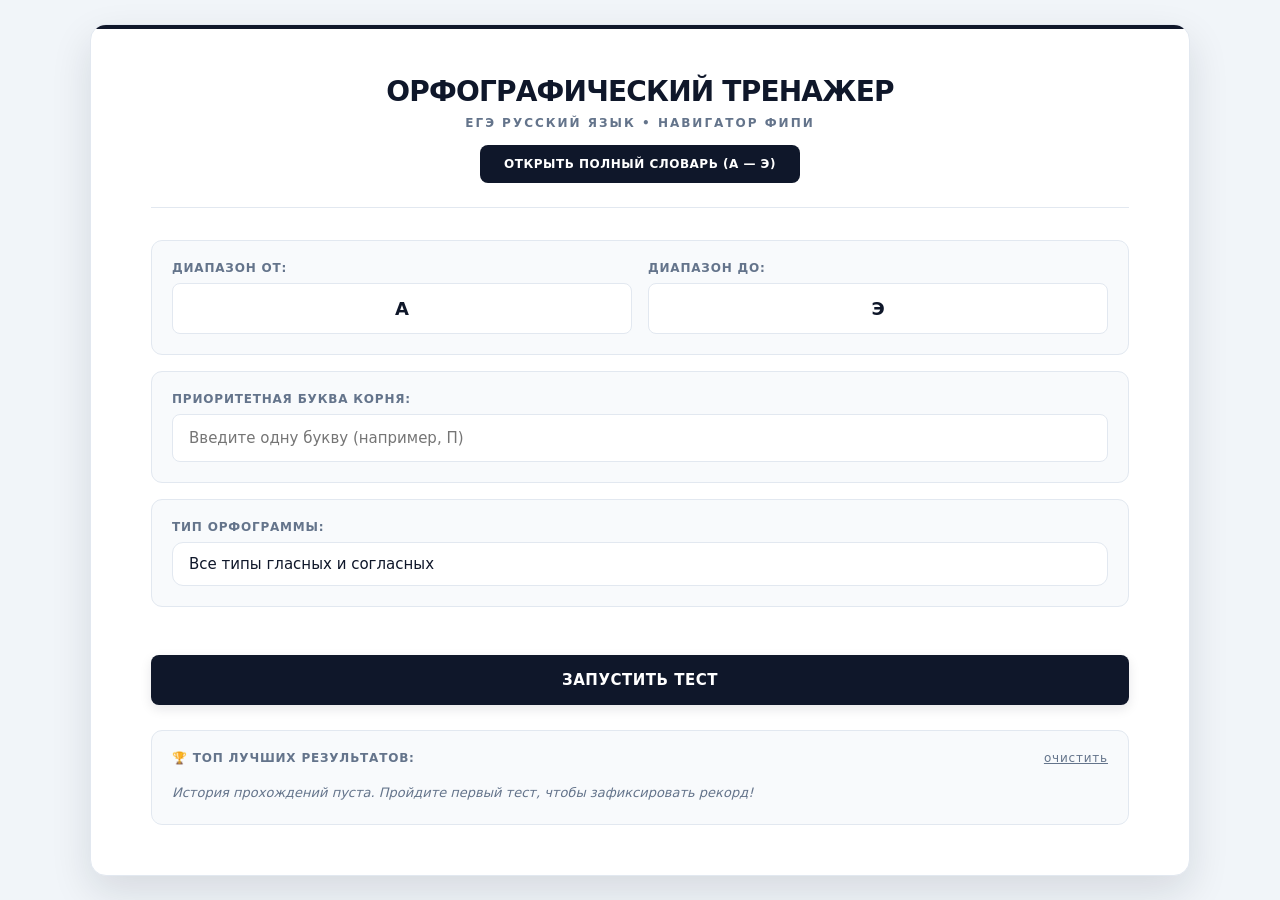
<file: index.html>
<!doctype html>
<html lang="ru">
    <head>
        <meta charset="UTF-8" />
        <meta
            name="viewport"
            content="width=device-width, initial-scale=1.0, maximum-scale=1.0, user-scalable=no"
        />
        <title>Орфографический тренажер ЕГЭ: Premium Strict</title>
        <link rel="stylesheet" href="style.css" />
    </head>
    <body>
        <div class="app-container" id="main-container">
            <div class="top-decorative-line"></div>

            <div class="brand-header">
                <h1>Орфографический тренажер</h1>
                <div class="subtitle">ЕГЭ Русский язык • Навигатор ФИПИ</div>
                <a
                    href="dictionary.html"
                    class="btn btn-dark"
                    style="
                        margin-top: 15px;
                        display: inline-block;
                        width: auto;
                        font-size: 12px;
                        padding: 12px 24px;
                        text-decoration: none;
                    "
                    >Открыть полный словарь (А — Э)</a
                >
            </div>

            <!-- ЭКРАН 1: Настройки сессии -->
            <div id="start-screen" class="screen">
                <div class="config-panel">
                    <div class="panel-section">
                        <div class="config-row">
                            <div class="config-group">
                                <label for="filter-from">Диапазон от:</label>
                                <input
                                    type="text"
                                    id="filter-from"
                                    class="form-control text-center"
                                    placeholder="А"
                                    maxlength="1"
                                    value="а"
                                />
                            </div>
                            <div class="config-group">
                                <label for="filter-to">Диапазон до:</label>
                                <input
                                    type="text"
                                    id="filter-to"
                                    class="form-control text-center"
                                    placeholder="П"
                                    maxlength="1"
                                    value="э"
                                />
                            </div>
                        </div>
                    </div>

                    <div class="panel-section">
                        <div class="config-group">
                            <label for="filter-priority"
                                >Приоритетная буква корня:</label
                            >
                            <input
                                type="text"
                                id="filter-priority"
                                class="form-control"
                                placeholder="Введите одну букву (например, П)"
                                maxlength="1"
                            />
                        </div>
                    </div>

                    <div class="panel-section">
                        <div class="config-group">
                            <label for="filter-type">Тип орфограммы:</label>
                            <div class="custom-select-wrapper">
                                <select id="filter-type" class="form-control">
                                    <option value="any">
                                        Все типы гласных и согласных
                                    </option>
                                    <option value="о-а">Пропуски О / А</option>
                                    <option value="е-и">Пропуски Е / И</option>
                                    <option value="double">
                                        Удвоенные буквы
                                    </option>
                                    <option value="sh">
                                        Шипящие и исключения (ЖЮ/ШЮ/О/Ё)
                                    </option>
                                </select>
                            </div>
                        </div>
                    </div>
                </div>

                <button class="btn btn-primary" onclick="generateSession()">
                    Запустить тест
                </button>

                <!-- НОВЫЙ БЛОК: Таблица лучших прохождений -->
                <div class="panel-section" style="margin-top: 25px">
                    <div class="config-group">
                        <label
                            style="
                                margin-bottom: 8px;
                                display: flex;
                                justify-content: space-between;
                                align-items: center;
                            "
                        >
                            <span>🏆 Топ лучших результатов:</span>
                            <span
                                style="
                                    cursor: pointer;
                                    text-transform: none;
                                    font-weight: normal;
                                    text-decoration: underline;
                                "
                                onclick="clearLeaderboard()"
                                >очистить</span
                            >
                        </label>
                        <div id="leaderboard-container">
                            <!-- Сюда leaderboard.js вставит список лучших результатов -->
                        </div>
                    </div>
                </div>
            </div>

            <!-- ЭКРАН 2: Игровой процесс -->
            <div id="game-screen" class="screen hidden">
                <div class="top-meta-row">
                    <div class="stat-badge">
                        Баллы: <span id="score-points">0</span>
                    </div>
                    <div class="stat-badge error-badge">
                        <span>Жизни:</span>
                        <div class="lives-container" id="lives-container"></div>
                    </div>
                </div>

                <div class="timeline-container">
                    <div id="timeline-indicator" class="timeline-bar"></div>
                </div>

                <div class="game-layout">
                    <div class="side-column">
                        <div class="drop-zone" id="zone-0"></div>
                        <div class="drop-zone" id="zone-1"></div>
                    </div>

                    <div class="center-column">
                        <div class="source-zone" id="source-container">
                            <div id="draggable-word" class="word-card"></div>
                        </div>
                        <div id="context-display" class="context-box"></div>
                    </div>

                    <div class="side-column">
                        <div class="drop-zone" id="zone-2"></div>
                        <div class="drop-zone" id="zone-3"></div>
                    </div>
                </div>

                <div id="feedback-modal" class="modal hidden">
                    <div class="modal-content">
                        <div id="modal-status"></div>
                        <div id="modal-text"></div>
                        <div id="modal-rule" class="rule-text"></div>
                        <button
                            id="next-btn"
                            class="btn btn-dark"
                            onclick="nextQuestion()"
                        >
                            Продолжить
                        </button>
                    </div>
                </div>
            </div>

            <!-- ЭКРАН 3: Итоги -->
            <div id="result-screen" class="screen hidden">
                <h2 id="result-title">Тест завершен</h2>
                <p class="final-score-text" style="font-size: 18px">
                    Итоговый счет:
                    <strong id="final-points" style="font-size: 24px">0</strong>
                    баллов
                </p>

                <div id="analytics-section" class="hidden">
                    <h4 class="error-heading">
                        Рекомендуем повторить (Ошибки и задержки мышления):
                    </h4>
                    <div class="results-list" id="analytics-list"></div>
                </div>

                <button
                    class="btn btn-primary"
                    style="margin-top: 25px"
                    onclick="backToMenu()"
                >
                    Вернуться в меню
                </button>
            </div>
        </div>

        <script src="words.js"></script>
        <script src="leaderboard.js"></script>
        <!-- Подключается строго перед app.js -->
        <script src="app.js"></script>
    </body>
</html>
</file>
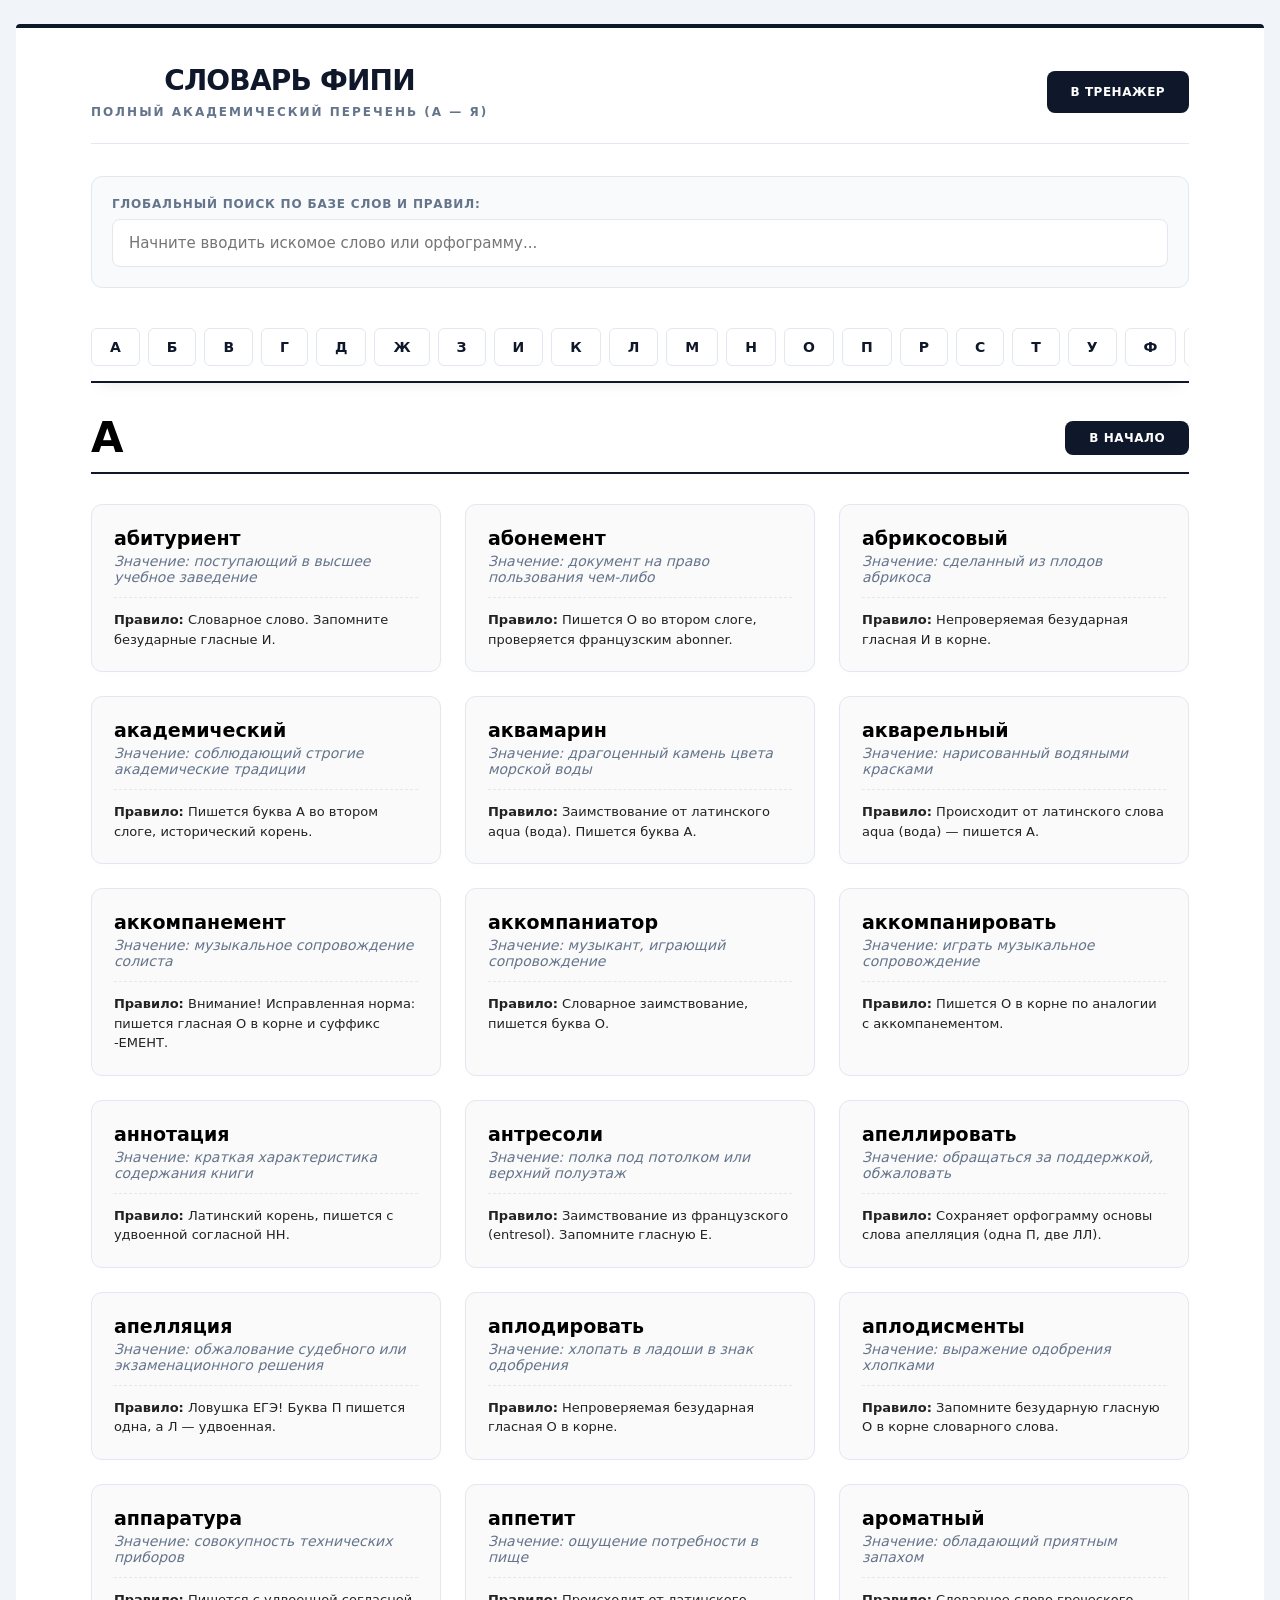
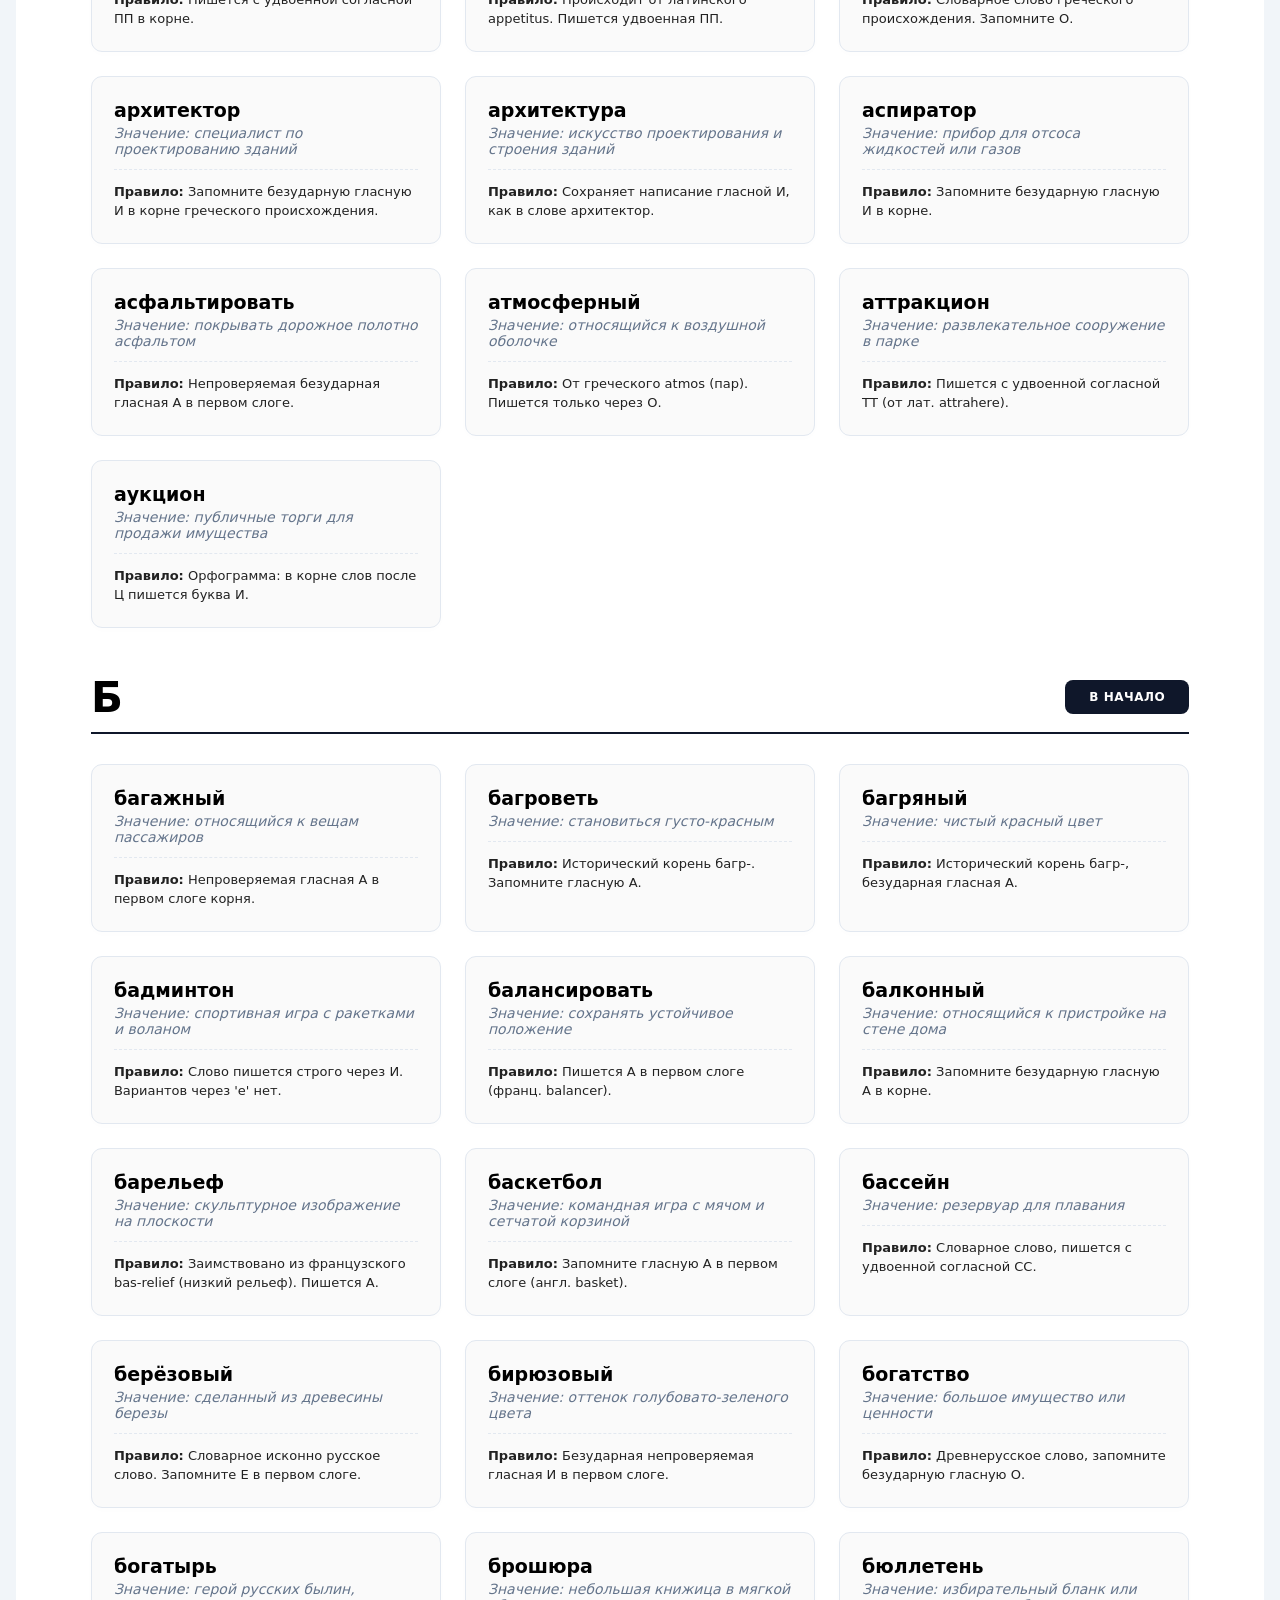
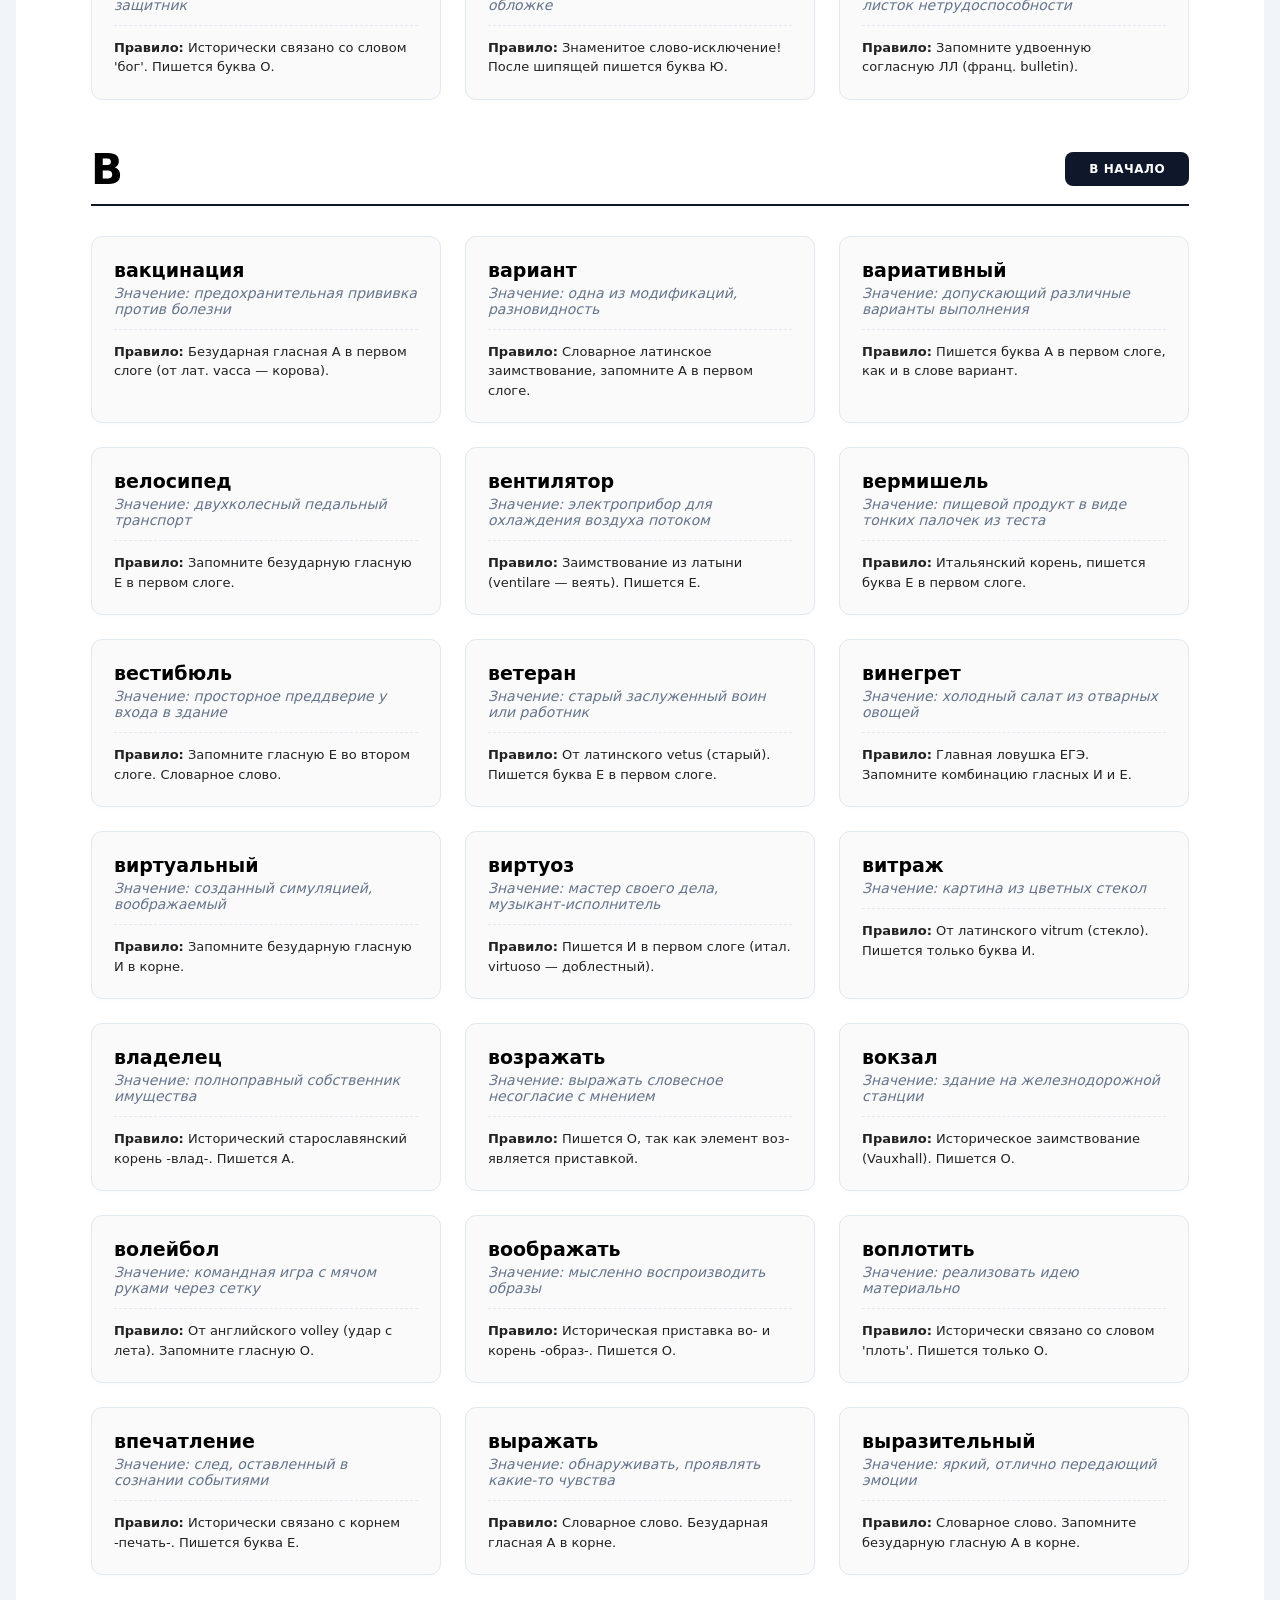
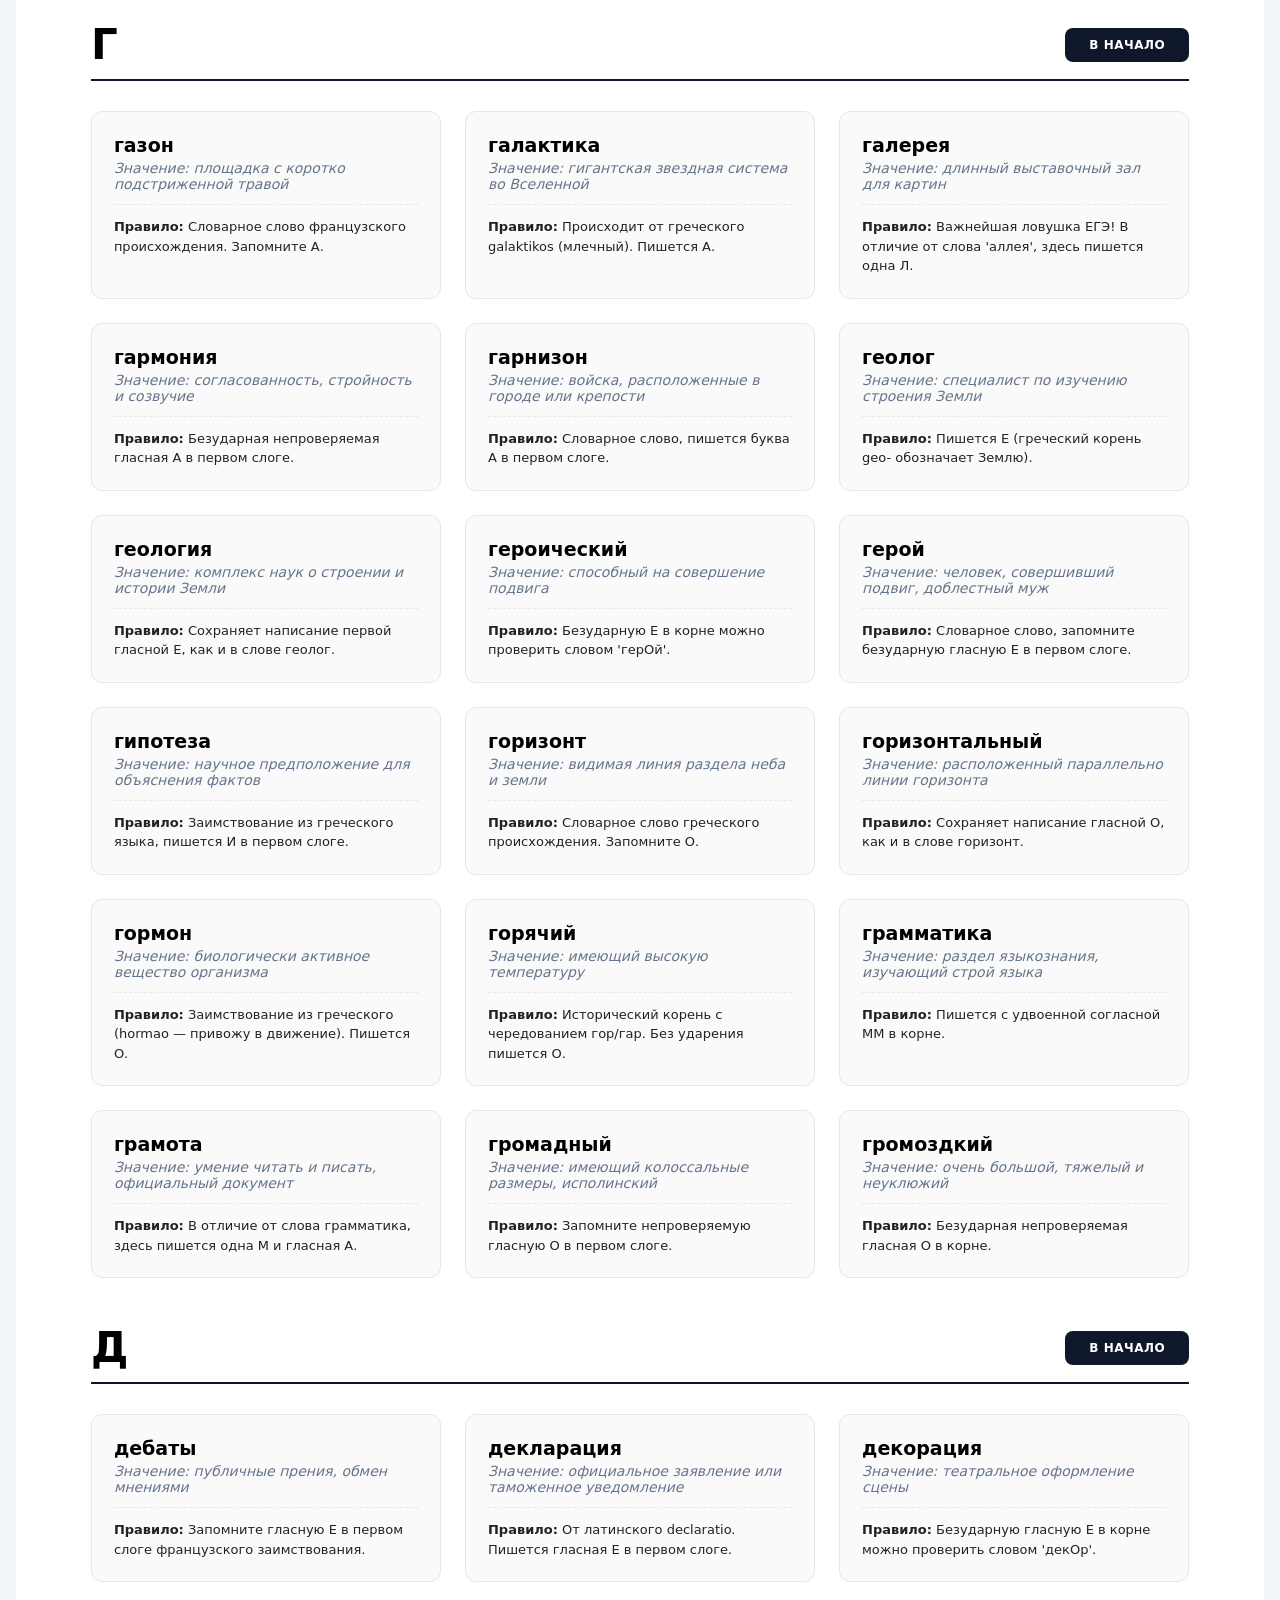
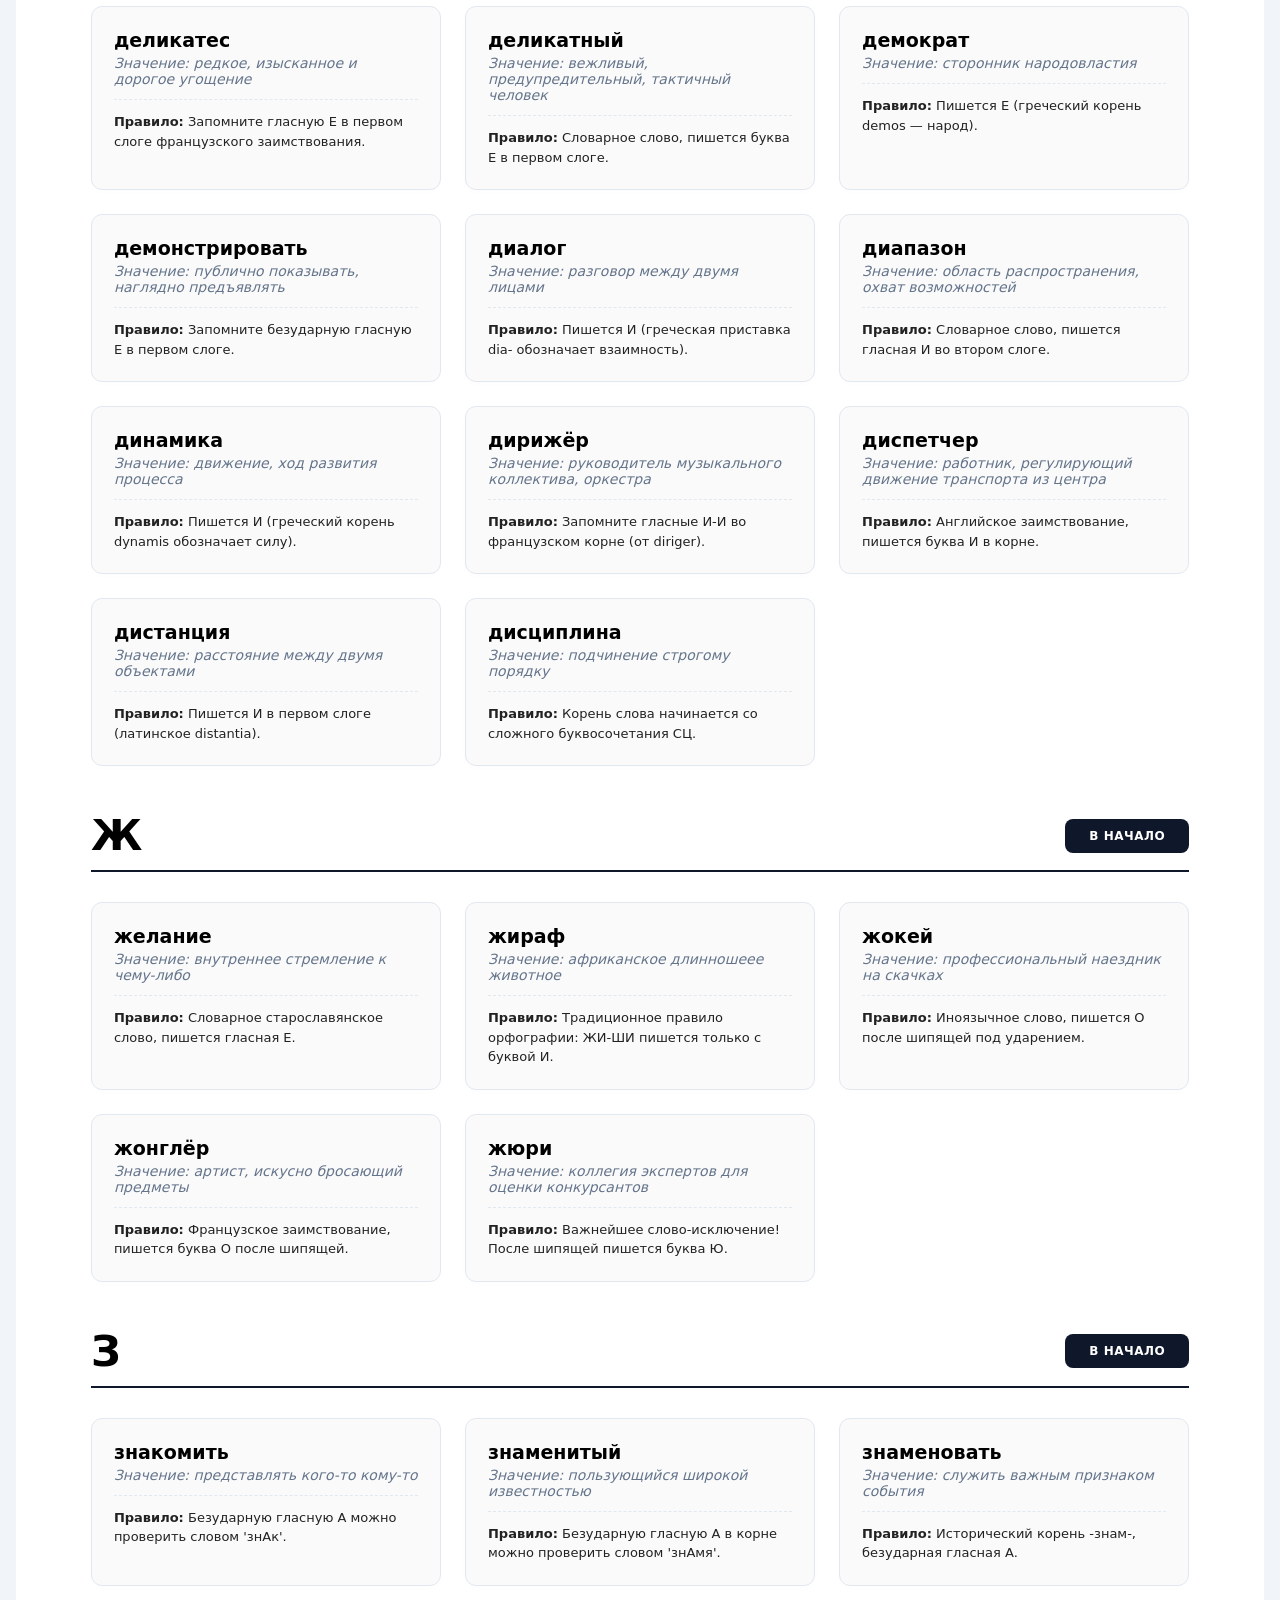
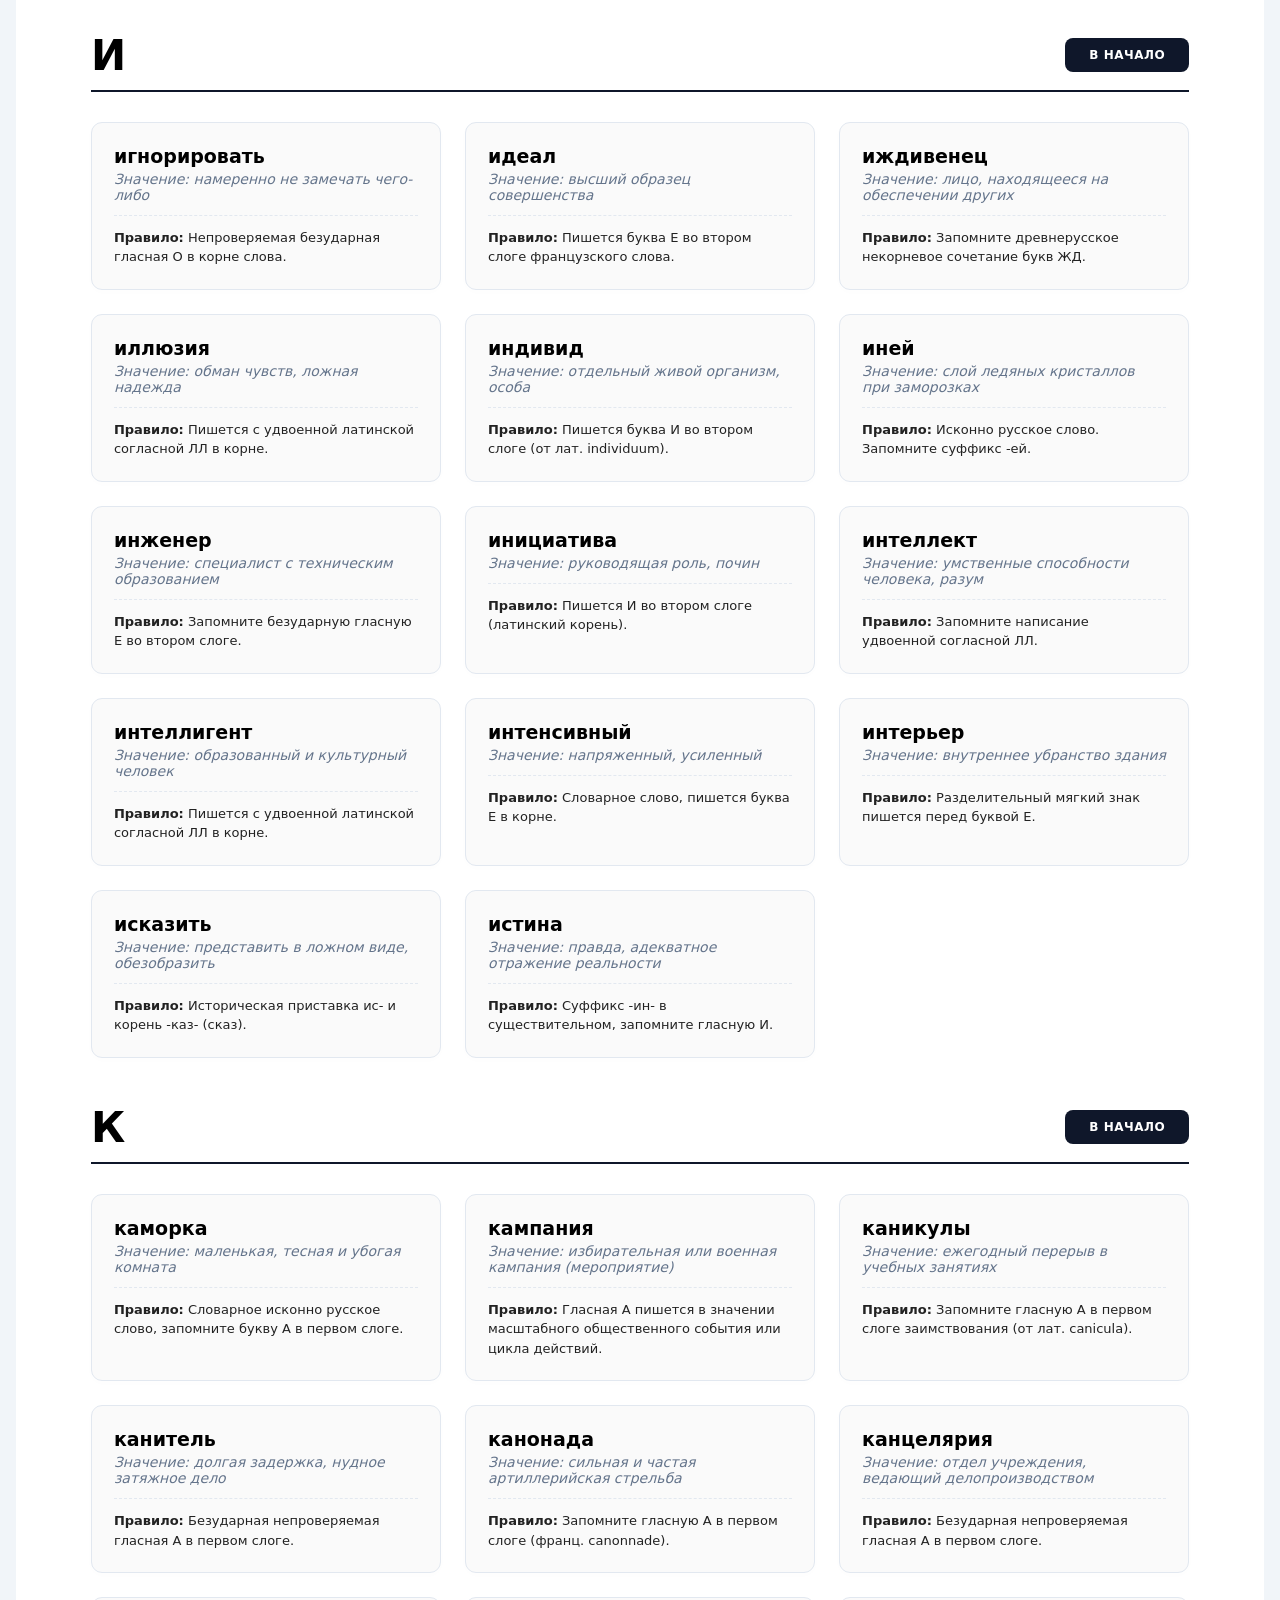
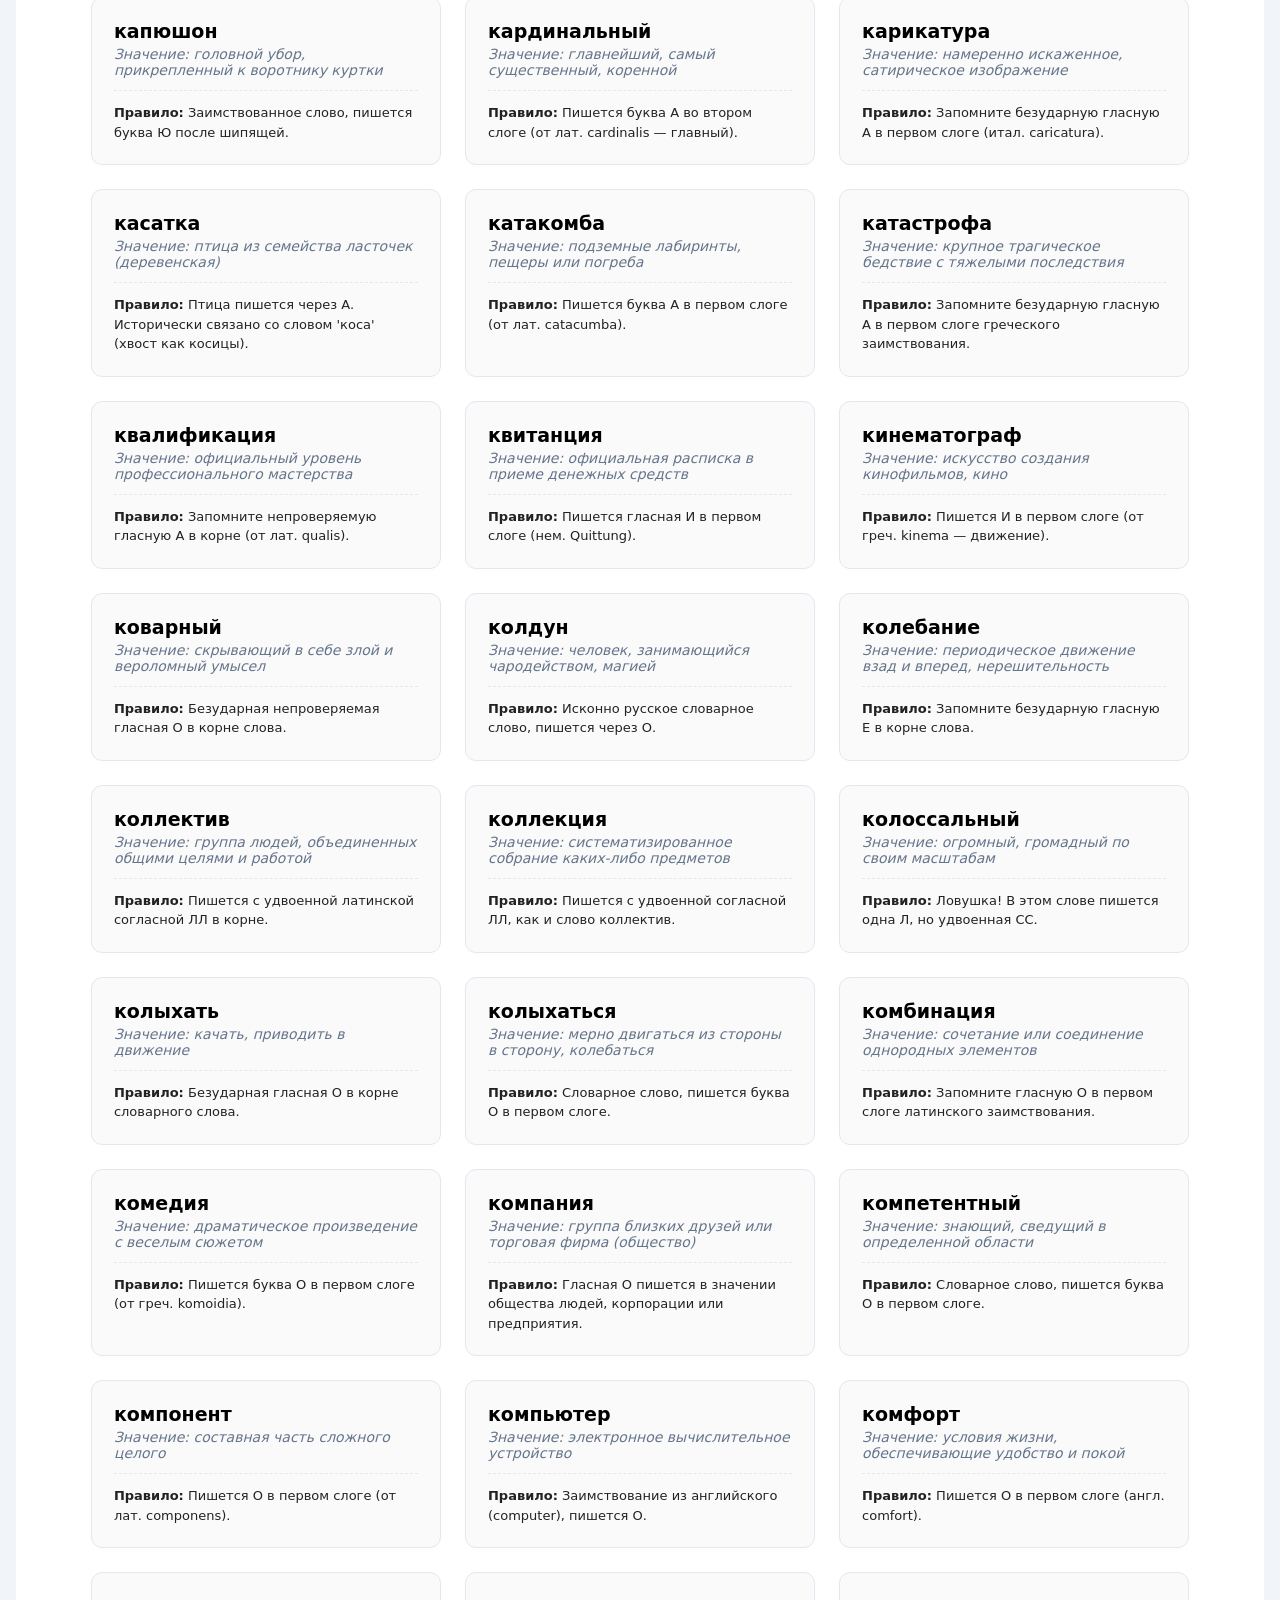
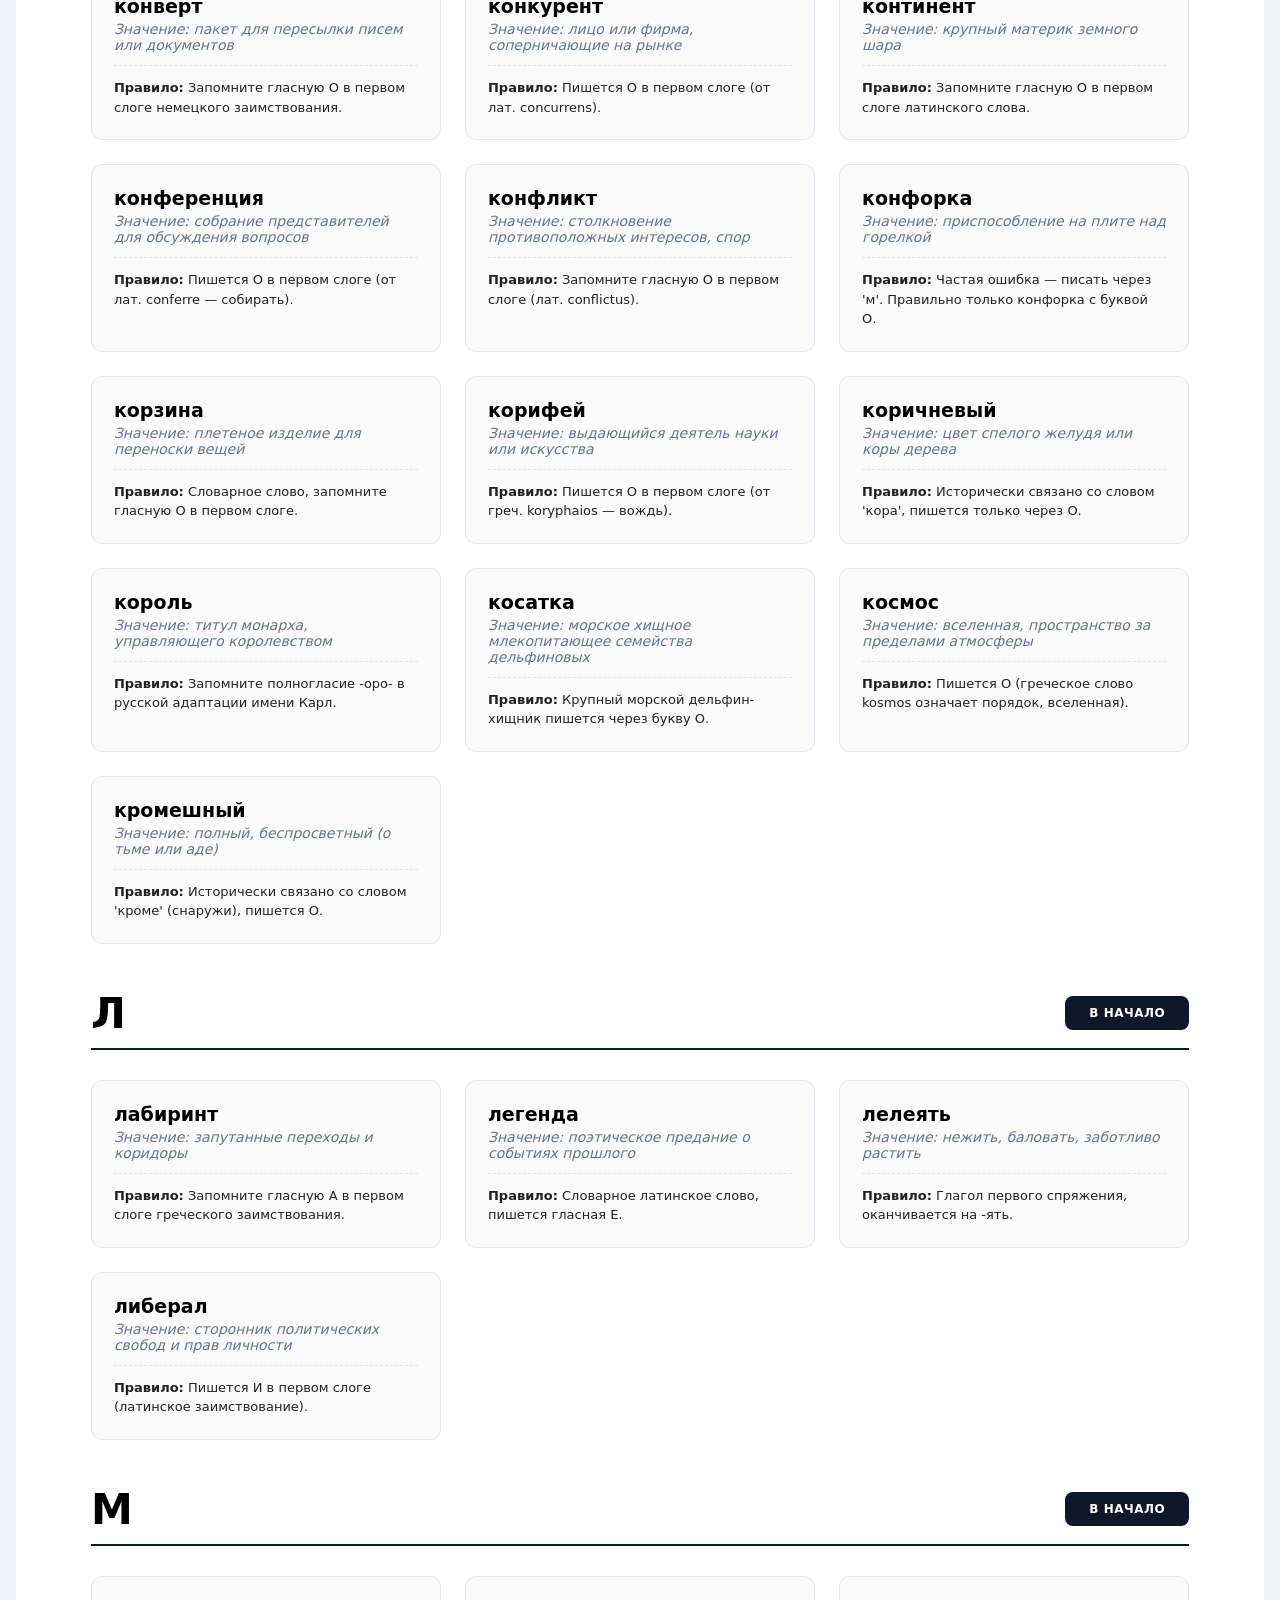
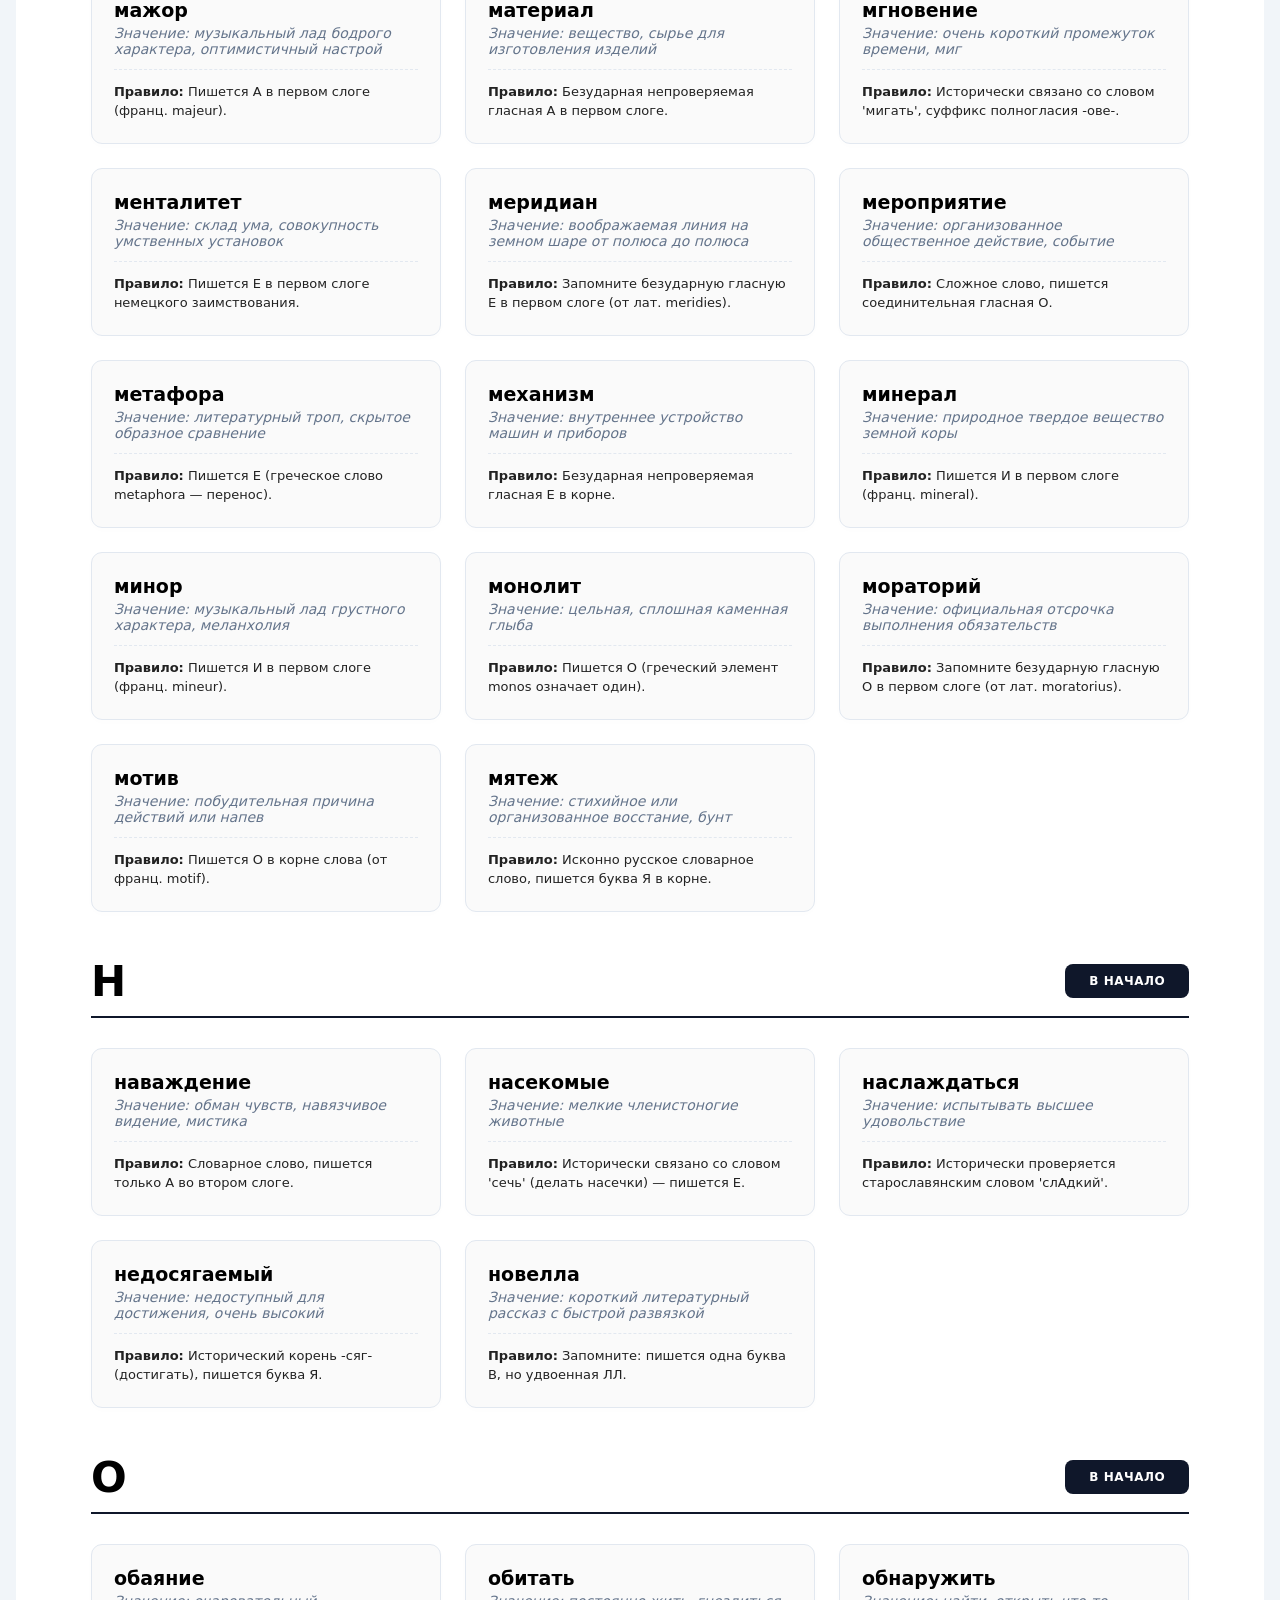
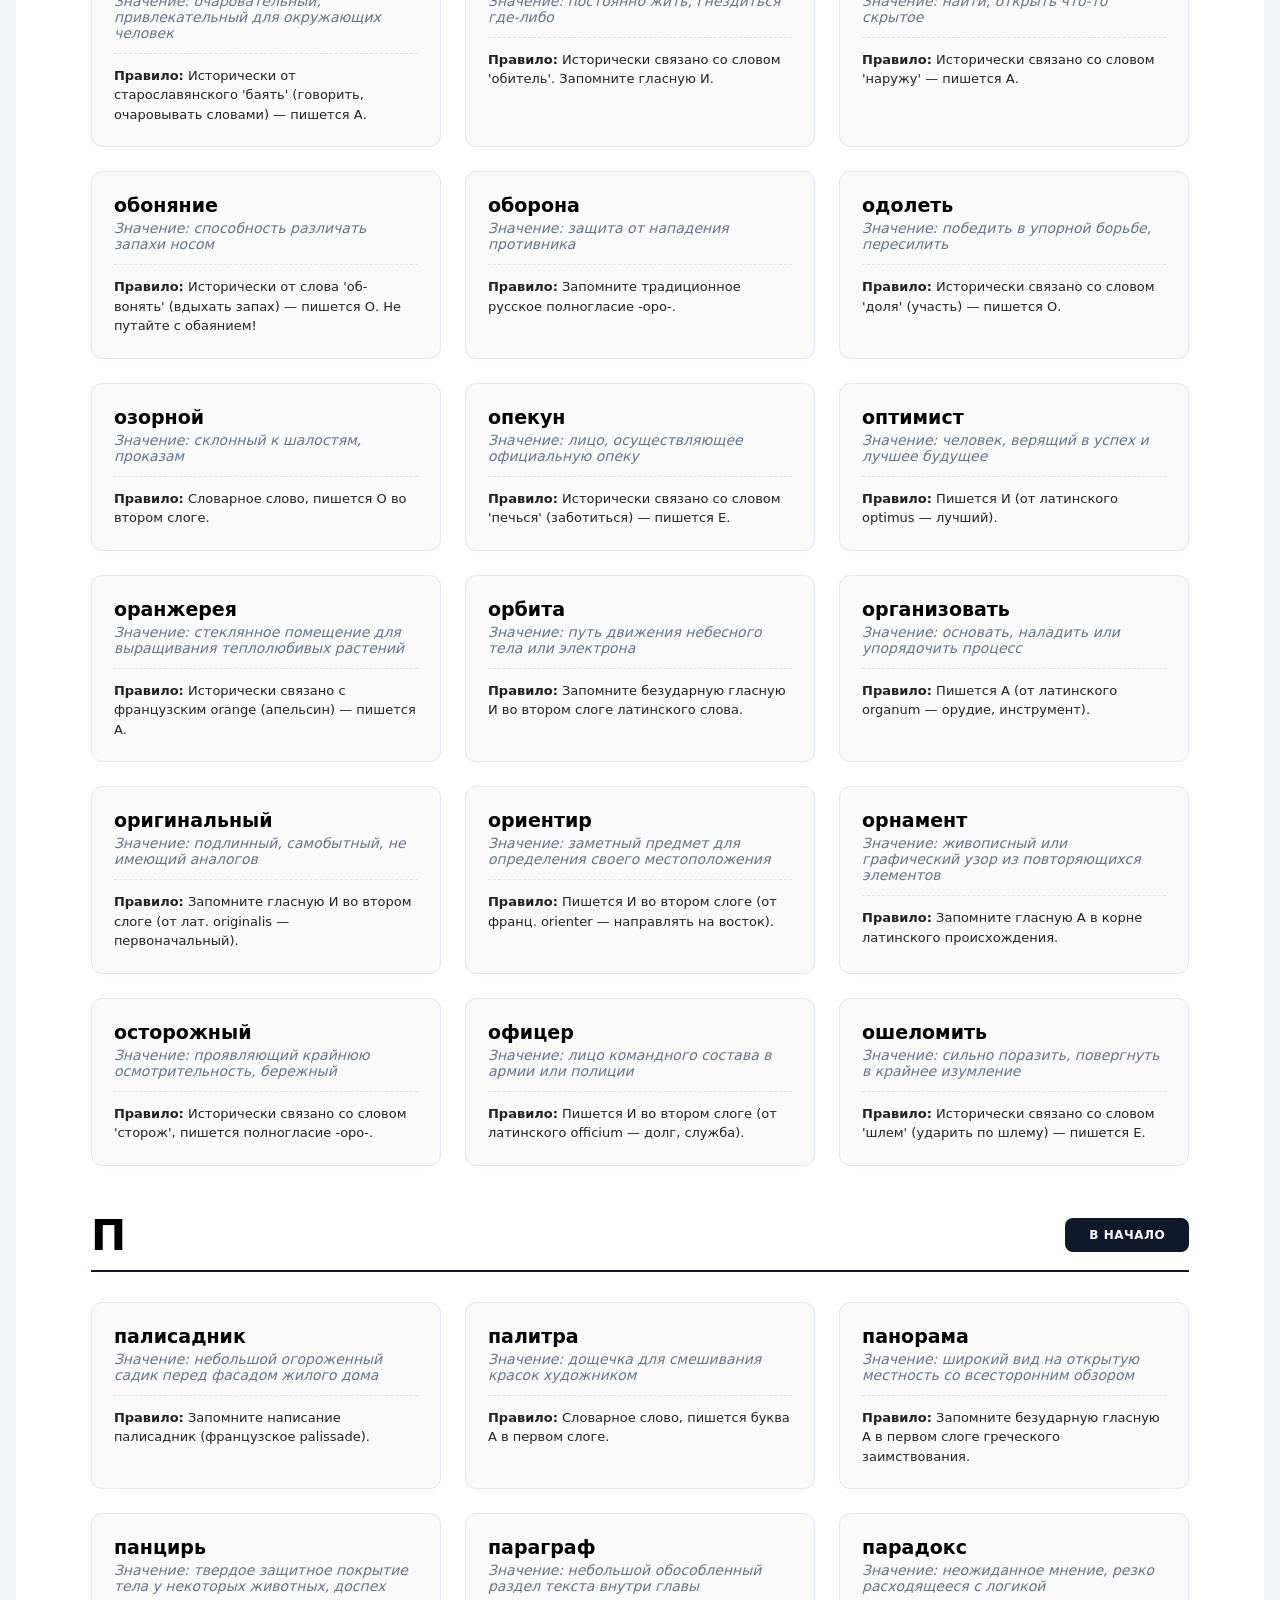
<file: dictionary.html>
<!doctype html>
<html lang="ru">
    <head>
        <meta charset="UTF-8" />
        <meta
            name="viewport"
            content="width=device-width, initial-scale=1.0, maximum-scale=1.0, user-scalable=no"
        />
        <title>Орфографический словарь ЕГЭ</title>
        <link rel="stylesheet" href="style.css" />
        <style>
            .dictionary-container {
                max-width: 840px;
                margin: 0 auto;
            }
            .alphabet-ribbon {
                display: flex;
                gap: 8px;
                overflow-x: auto;
                padding: 15px 0;
                border-bottom: 1px solid var(--border-light);
                margin-bottom: 30px;
                scrollbar-width: none;
                touch-action: pan-x !important;
                -webkit-overflow-scrolling: touch !important;
            }
            .alphabet-ribbon::-webkit-scrollbar {
                display: none;
            }
            .ribbon-letter {
                background: var(--container-bg);
                border: 1px solid var(--border-light);
                padding: 10px 18px;
                font-weight: 700;
                font-size: 14px;
                border-radius: 6px;
                cursor: pointer;
                white-space: nowrap;
                text-transform: uppercase;
                touch-action: manipulation !important;
            }
            .ribbon-letter:hover {
                border-color: var(--border-dark);
                background: #fafafa;
            }

            .letter-section {
                margin-bottom: 45px;
                text-align: left;
            }
            .section-title-letter {
                font-weight: 900;
                text-transform: uppercase;
                color: #000000;
            }
            .dict-grid {
                display: grid;
                grid-template-columns: repeat(2, 1fr);
                gap: 18px;
            }

            .dict-card {
                background: #fafafa;
                border: 1px solid var(--border-light);
                border-radius: var(--radius);
                padding: 22px;
                text-align: left;
                box-shadow: 0 2px 10px rgba(0, 0, 0, 0.01);
            }
            .dict-card:hover {
                border-color: var(--border-dark);
                transform: translateY(-2px);
                box-shadow: 0 8px 24px rgba(0, 0, 0, 0.04);
            }
            .dict-word {
                font-size: 19px;
                font-weight: 700;
                color: #000000;
                margin-bottom: 4px;
            }
            .dict-context {
                font-size: 14px;
                color: var(--text-muted);
                margin-bottom: 12px;
                font-style: italic;
            }
            .dict-rule {
                font-size: 13px;
                line-height: 1.5;
                padding-top: 12px;
                border-top: 1px dashed var(--border-light);
                color: #222;
            }

            @media (max-width: 600px) {
                .dict-grid {
                    grid-template-columns: 1fr;
                }
            }
        </style>
    </head>
    <body>
        <div class="app-container dictionary-container">
            <div class="top-decorative-line"></div>

            <div
                class="brand-header"
                style="
                    display: flex;
                    justify-content: space-between;
                    align-items: center;
                    flex-wrap: wrap;
                    gap: 16px;
                "
            >
                <div>
                    <h1>Словарь ФИПИ</h1>
                    <div class="subtitle">
                        Полный академический перечень (А — Я)
                    </div>
                </div>
                <a
                    href="index.html"
                    class="btn btn-dark"
                    style="
                        padding: 14px 24px;
                        font-size: 12px;
                        text-decoration: none;
                        width: auto;
                        margin: 0;
                    "
                    >В тренажер</a
                >
            </div>

            <div class="panel-section" style="margin-bottom: 25px">
                <div class="config-group">
                    <label for="dict-search-input"
                        >Глобальный поиск по базе слов и правил:</label
                    >
                    <input
                        type="text"
                        id="dict-search-input"
                        class="form-control"
                        placeholder="Начните вводить искомое слово или орфограмму..."
                        oninput="filterFullDictionary()"
                    />
                </div>
            </div>

            <div class="alphabet-ribbon" id="alphabet-ribbon-container"></div>
            <div id="dictionary-sections-wrapper"></div>
        </div>

        <script src="words.js"></script>
        <script>
            function buildFullPageDictionary() {
                const ribbon = document.getElementById(
                    "alphabet-ribbon-container",
                );
                const wrapper = document.getElementById(
                    "dictionary-sections-wrapper",
                );
                if (!ribbon || !wrapper) return;

                // Исправление бага: Принудительно заменяем латинскую 't' на русскую 'т' на лету для защиты от опечаток
                const rawLetters = dictionary.map((w) => {
                    let l = String(w.letter).toLowerCase();
                    if (l === "t") return "т"; // Фикс латиницы
                    return l;
                });

                // Сортируем буквы правильно с учетом русского алфавита (localeCompare)
                const letters = [...new Set(rawLetters)].sort((a, b) =>
                    a.localeCompare(b),
                );

                ribbon.innerHTML = "";
                letters.forEach((l) => {
                    const btn = document.createElement("div");
                    btn.className = "ribbon-letter";
                    btn.innerText = l;
                    btn.onclick = () => {
                        const target = document.getElementById(`section-${l}`);
                        if (target)
                            target.scrollIntoView({
                                behavior: "smooth",
                                block: "start",
                            });
                    };
                    ribbon.appendChild(btn);
                });

                const sortedWords = [...dictionary].sort((a, b) =>
                    a.full.localeCompare(b.full),
                );

                wrapper.innerHTML = "";
                letters.forEach((l) => {
                    // Выбираем слова, учитывая исправленную букву
                    const letterWords = sortedWords.filter((w) => {
                        let itemLetter = w.letter.toLowerCase();
                        if (itemLetter === "t") itemLetter = "т";
                        return itemLetter === l;
                    });

                    if (letterWords.length === 0) return;

                    const section = document.createElement("div");
                    section.className = "letter-section";
                    section.id = `section-${l}`;
                    section.innerHTML = `<div style="display: flex; justify-content: space-between; align-items: center; border-bottom: 2px solid var(--border-dark); padding-bottom: 10px; margin-bottom: 30px;"><div class="section-title-letter" style="border: none; padding: 0; margin: 0; font-size: 42px;">${l}</div><button class="btn btn-dark" style="width: auto; padding: 10px 24px; font-size: 12px; margin: 0; border-radius: 8px;" onclick="window.scrollTo({top: 0, behavior: 'smooth'})">В начало</button></div>`;

                    const grid = document.createElement("div");
                    grid.className = "dict-grid";

                    letterWords.forEach((w) => {
                        const card = document.createElement("div");
                        card.className = "dict-card";
                        card.innerHTML = `
                        <div class="dict-word">${w.full}</div>
                        <div class="dict-context">Значение: ${w.context}</div>
                        <div class="dict-rule"><strong>Правило:</strong> ${w.rule}</div>
                    `;
                        grid.appendChild(card);
                    });

                    section.appendChild(grid);
                    wrapper.appendChild(section);
                });
            }

            function filterFullDictionary() {
                const query = document
                    .getElementById("dict-search-input")
                    .value.trim()
                    .toLowerCase();
                const cards = document.querySelectorAll(".dict-card");

                cards.forEach((card) => {
                    const text = card.innerText.toLowerCase();
                    card.style.display = text.includes(query)
                        ? "block"
                        : "none";
                });

                document.querySelectorAll(".letter-section").forEach((sec) => {
                    const hasVisibleCards = Array.from(
                        sec.querySelectorAll(".dict-card"),
                    ).some((c) => c.style.display !== "none");
                    sec.style.display = hasVisibleCards ? "block" : "none";
                });
            }

            window.addEventListener(
                "DOMContentLoaded",
                buildFullPageDictionary,
            );
        </script>
    </body>
</html>
</file>
<file: style.css>
/* ==========================================================================
   PREMIUM UI — v2 (без градиентов, чистые цвета, тени, скругления)
   ========================================================================== */

:root {
    --bg-main: #f1f5f9;
    --container-bg: #ffffff;
    --border-light: #e2e8f0;
    --border-dark: #0f172a;
    --card-bg: #0f172a;
    --card-text: #ffffff;
    --text-main: #0f172a;
    --text-muted: #64748b;
    --drop-hover: #f8fafc;
    --radius: 11px;
    --shadow-sm: 0 2px 8px rgba(15, 23, 42, 0.04);
    --shadow-md: 0 8px 24px rgba(15, 23, 42, 0.08);
    --shadow-lg: 0 16px 40px rgba(15, 23, 42, 0.12);
}

* {
    box-sizing: border-box;
    transition:
        background-color 0.2s ease,
        border-color 0.2s ease,
        box-shadow 0.2s ease,
        opacity 0.2s ease;
    -webkit-tap-highlight-color: transparent;
}

body {
    font-family:
        "Inter",
        -apple-system,
        BlinkMacSystemFont,
        system-ui,
        sans-serif;
    background-color: var(--bg-main);
    color: var(--text-main);
    display: flex;
    justify-content: center;
    align-items: center;
    min-height: 100vh;
    margin: 0;
    padding: 24px 16px;
    user-select: none;
    -webkit-font-smoothing: antialiased;
}

.app-container {
    background-color: var(--container-bg);
    padding: 40px 36px;
    border-radius: 16px;
    width: 100%;
    max-width: 640px;
    position: relative;
    border: 1px solid var(--border-light);
    box-shadow: var(--shadow-lg);
    overflow: hidden; /* Фикс: UI не вылезает за стенки */
}

/* Декоративная линия */
.top-decorative-line {
    position: absolute;
    top: 0;
    left: 0;
    right: 0;
    height: 4px;
    background-color: var(--border-dark);
    border-top-left-radius: 16px;
    border-top-right-radius: 16px;
}

/* Скрин-менеджер */
.screen {
    display: block !important;
    opacity: 1 !important;
    visibility: visible !important;
}

.screen.hidden {
    display: none !important;
    opacity: 0 !important;
    visibility: hidden !important;
}

.hidden {
    display: none !important;
    opacity: 0 !important;
    visibility: hidden !important;
}

/* Хедер */
.brand-header {
    margin-bottom: 32px;
    text-align: center;
    padding-bottom: 24px;
    border-bottom: 1px solid var(--border-light);
}

h1 {
    font-size: 28px;
    font-weight: 800;
    margin: 0 0 8px 0;
    letter-spacing: -0.8px;
    text-transform: uppercase;
    color: var(--text-main);
}

.subtitle {
    color: var(--text-muted);
    font-size: 12px;
    font-weight: 600;
    letter-spacing: 2px;
    text-transform: uppercase;
}

/* Конфиг */
.config-panel {
    display: flex;
    flex-direction: column;
    gap: 16px;
    margin-bottom: 32px;
}

.panel-section {
    background-color: #f8fafc;
    border: 1px solid var(--border-light);
    padding: 20px;
    border-radius: var(--radius);
    text-align: left;
    transition:
        border-color 0.2s,
        box-shadow 0.2s;
}

.panel-section:hover {
    border-color: #cbd5e1;
    box-shadow: var(--shadow-sm);
}

.config-row {
    display: flex;
    gap: 16px;
}

.config-row .config-group {
    flex: 1;
}

.config-group {
    display: flex;
    flex-direction: column;
    gap: 8px;
}

.config-group label {
    font-size: 12px;
    font-weight: 700;
    text-transform: uppercase;
    letter-spacing: 0.8px;
    color: var(--text-muted);
}

.form-control {
    background-color: var(--container-bg);
    border: 1px solid var(--border-light);
    color: var(--text-main);
    padding: 14px 16px;
    font-size: 15px;
    font-weight: 500;
    font-family: inherit;
    border-radius: 8px;
    outline: none;
    width: 100%;
    transition:
        border-color 0.2s,
        box-shadow 0.2s;
    touch-action: manipulation !important;
}

.form-control:focus {
    border-color: var(--border-dark);
    box-shadow: 0 0 0 3px rgba(15, 23, 42, 0.08);
}

.text-center {
    text-align: center;
    font-weight: 700;
    font-size: 18px;
    text-transform: uppercase;
}

/* Селект */
.custom-select-wrapper {
    position: relative;
    width: 100%;
}
select.form-control {
    cursor: pointer;
    appearance: none;
    -webkit-appearance: none;
    -moz-appearance: none;
    padding: 12px 40px 12px 16px; /* Больше пространства внутри */
    font-size: 15px;
    font-weight: 500;
    color: var(--text-main);
    background-color: var(--container-bg);
    border: 1px solid var(--border-light);
    border-radius: var(--radius);
    outline: none;
    width: 100%;
    /* Тонкая минималистичная стрелка W3C */
    background-image: url("data:image/svg+xml;charset=UTF-8,%3csvg xmlns='http://w3.org' viewBox='0 0 24 24' fill='none' stroke='%230f172a' stroke-width='2' stroke-linecap='round' stroke-linejoin='round'%3e%3cpolyline points='6 9 12 15 18 9'%3e%3c/polyline%3e%3c/svg%3e");
    background-repeat: no-repeat;
    background-position: right 16px center;
    background-size: 14px;
}

/* Эффект наведения на селектор */
select.form-control:hover {
    border-color: #cbd5e1;
    background-color: #fafafa;
}

/* Фокус состояния */
select.form-control:focus {
    border-color: var(--border-dark);
    box-shadow: 0 0 0 1px var(--border-dark);
    background-color: var(--container-bg);
}

/* Кнопки */
.btn {
    font-size: 15px;
    font-weight: 700;
    padding: 16px 28px;
    color: var(--card-text);
    border: none;
    border-radius: 8px;
    cursor: pointer;
    text-align: center;
    text-transform: uppercase;
    letter-spacing: 0.5px;
    transition:
        transform 0.2s,
        box-shadow 0.2s,
        opacity 0.2s;
    font-family: inherit;
}

.btn-primary {
    background: var(--card-bg);
    width: 100%;
    margin-top: 16px;
    box-shadow: 0 4px 12px rgba(15, 23, 42, 0.1);
}

.btn-primary:hover {
    opacity: 0.95;
    transform: translateY(-1px);
    box-shadow: 0 8px 20px rgba(15, 23, 42, 0.15);
}

.btn-primary:active {
    transform: translateY(0);
    box-shadow: 0 2px 8px rgba(15, 23, 42, 0.1);
}

.btn-dark {
    background: var(--card-bg);
    width: 100%;
}

.btn-dark:hover {
    opacity: 0.95;
    transform: translateY(-1px);
}

/* Игровое поле */
.top-meta-row {
    display: flex;
    justify-content: space-between;
    align-items: center;
    margin-bottom: 24px;
    gap: 16px;
}

.stat-badge {
    font-size: 14px;
    font-weight: 700;
    background: #f8fafc;
    padding: 14px 20px;
    border-radius: var(--radius);
    color: var(--text-main);
    flex: 1;
    text-align: center;
    border: 1px solid var(--border-light);
    text-transform: uppercase;
    letter-spacing: 0.5px;
    display: flex;
    justify-content: center;
    align-items: center;
    gap: 10px;
}

/* Сердечки */
.lives-container {
    display: flex;
    gap: 6px;
    align-items: center;
    height: 18px;
}

.heart-svg {
    width: 20px;
    height: 18px;
    fill: var(--border-dark);
    transition:
        opacity 0.3s,
        transform 0.3s;
}

.heart-svg.lost {
    opacity: 0.15;
    transform: scale(0.75);
}

/* Таймлайн */
.timeline-container {
    width: 100%;
    height: 6px;
    background-color: var(--border-light);
    border-radius: 3px;
    margin-bottom: 32px;
    overflow: hidden;
}

.timeline-bar {
    height: 100%;
    width: 100%;
    background-color: var(--border-dark);
    border-radius: 3px;
    transform-origin: left center;
    transition: transform 0.1s linear;
}

/* Сетка */
.game-layout {
    display: grid;
    grid-template-columns: 140px 1fr 140px;
    gap: 28px;
    align-items: center;
    margin-bottom: 28px;
}

.side-column {
    display: flex;
    flex-direction: column;
    gap: 28px;
}

.center-column {
    display: flex;
    flex-direction: column;
    align-items: center;
}

/* Зоны дропа */
.drop-zone {
    background: #f8fafc;
    border: 2px dashed var(--border-light);
    border-radius: var(--radius);
    padding: 5px 5px;
    font-weight: 700;
    color: var(--text-main);
    min-height: 45px;
    display: flex;
    justify-content: center;
    align-items: center;
    transition: all 0.2s;
}

.drop-zone.active-hover {
    border-color: var(--border-dark);
    background: var(--drop-hover);
    transform: scale(1.04);
    border-style: solid;
}

/* Источник */
.source-zone {
    background: #f8fafc;
    border: 1px solid var(--border-light);
    border-radius: var(--radius);
    width: 100%;
    min-height: 120px;
    display: flex;
    justify-content: center;
    align-items: center;
    margin-bottom: 20px;
}

/* Карточка слова */
.word-card {
    transition:
        transform 0.2s cubic-bezier(0.34, 1.56, 0.64, 1),
        box-shadow 0.2s ease;
    background: var(--card-bg);
    color: var(--card-text);
    padding: 12px 16px;
    font-size: 26px;
    font-weight: 800;
    letter-spacing: 0.5px;
    border-radius: var(--radius);
    cursor: grab;
    box-shadow: 0 12px 30px rgba(15, 23, 42, 0.15);
    z-index: 5;
    white-space: nowrap;
    transition:
        transform 0.2s,
        box-shadow 0.2s;
    touch-action: none !important;
}

.word-card:active {
    cursor: grabbing;
}

.word-card.dragging {
    transition: none !important; /* Мгновенная реакция при перетаскивании */
    opacity: 0.95;
    transform: scale(1.05);
    box-shadow: 0 20px 40px rgba(15, 23, 42, 0.25);
}

/* Контекст */
.context-box {
    font-size: 15px;
    color: var(--text-muted) !important;
    min-height: 44px;
    line-height: 1.5;
    padding: 0 12px;
    text-align: center;
    font-weight: 500;
}

/* Модалка */
.modal {
    position: fixed; /* Фикс: на весь экран, не заезжает за рамки */
    top: 0;
    left: 0;
    width: 100%;
    height: 100%;
    background: rgba(15, 23, 42, 0.4);
    backdrop-filter: blur(4px);
    display: flex;
    justify-content: center;
    align-items: center;
    padding: 20px;
    z-index: 1000;
}

.modal-content {
    background: #ffffff;
    padding: 36px 32px;
    border-radius: 16px;
    width: 100%;
    max-width: 480px;
    border: 1px solid var(--border-light);
    box-shadow: var(--shadow-lg);
}

#modal-status {
    font-size: 18px;
    font-weight: 800;
    margin-bottom: 12px;
    letter-spacing: 0.5px;
    text-transform: uppercase;
    display: block;
}

.status-correct {
    color: #10b981;
}

.status-wrong {
    color: #ef4444;
}

#modal-text {
    font-size: 15px;
    margin-bottom: 20px;
    color: var(--text-main);
    line-height: 1.6;
}

.rule-text {
    font-size: 14px;
    color: var(--text-muted);
    line-height: 1.6;
    padding: 16px;
    background: #f8fafc;
    border-radius: 8px;
    border-left: 3px solid var(--card-bg);
    margin-bottom: 24px;
}

/* Аналитика */
.error-item {
    padding: 16px 20px;
    margin-bottom: 12px;
    background: #f8fafc;
    border-left: 3px solid var(--border-dark);
    border-radius: 8px;
    font-size: 14px;
    line-height: 1.6;
    border-top: 1px solid var(--border-light);
    border-right: 1px solid var(--border-light);
    border-bottom: 1px solid var(--border-light);
}

.error-heading {
    margin: 28px 0 14px 0;
    color: var(--text-main);
    text-align: left;
    font-size: 14px;
    font-weight: 700;
    text-transform: uppercase;
    letter-spacing: 0.5px;
}

/* Анимация тряски */
.shake {
    animation: strictShake 0.4s cubic-bezier(0.36, 0.07, 0.19, 0.97) both;
}

@keyframes strictShake {
    10%,
    90% {
        transform: translate3d(-3px, 0, 0);
    }
    20%,
    80% {
        transform: translate3d(4px, 0, 0);
    }
    30%,
    50%,
    70% {
        transform: translate3d(-6px, 0, 0);
    }
    40%,
    60% {
        transform: translate3d(6px, 0, 0);
    }
}

/* Мобильная адаптация */
@media (max-width: 540px) {
    .app-container {
        padding: 28px 18px;
    }
    .game-layout {
        grid-template-columns: 1fr;
        gap: 20px;
    }
    .side-column {
        flex-direction: row;
        gap: 12px;
    }
    .drop-zone {
        flex: 1;
        min-height: 50px;
        font-size: 15px;
    }
    .source-zone {
        min-height: 100px;
    }
    h1 {
        font-size: 22px;
    }

    .modal-content {
        padding: 28px 20px;
    }
}

/* === FIX v4: финальные правки === */

/* 1) Карточка: лёгкое запаздывание при перетаскивании */
.word-card {
    transition:
        transform 0.3s ease-out,
        box-shadow 0.2s ease !important;
}
.word-card.dragging {
    /* 0.1s ease-out даёт тот самый эффект "с лёгким отставанием" */
    transition:
        transform 0.1s ease-out,
        box-shadow 0.2s ease !important;
}

/* 2) Модалка: оригинальный вид (absolute внутри контейнера), БЕЗ затемнений */
.modal {
    position: absolute !important;
    top: 0 !important;
    left: 0 !important;
    right: 0 !important;
    bottom: 0 !important;
    background: #ffffff !important; /* Сплошной белый — скрывает карточку за собой */
    padding: 25px !important;
    z-index: 10 !important;
    /* display НЕ трогаем: оригинальный .modal { display: flex } + .hidden !important работают вместе */
}

.modal-content {
    background: #ffffff !important;
    padding: 40px !important;
    border-radius: var(--radius) !important;
    width: 100% !important;
    max-width: none !important; /* Убираем старые ограничения — заполняет контейнер */
    border: 1px solid var(--border-light) !important;
    box-shadow: var(--shadow-lg) !important;
}

/* 3) Защита от вылезания длинных слов */
#modal-status,
#modal-text,
.rule-text {
    word-wrap: break-word !important;
    overflow-wrap: break-word !important;
    word-break: break-word !important;
    hyphens: auto !important;
}

/* 4) Контейнер шире → модалка внутри тоже шире (~600px вместо ~480px) */
.app-container {
    max-width: 800px !important;
}

/* === FIX v6: Огромный тест + Словарь на весь экран === */

/* 1. Главный контейнер теста */
.app-container {
    max-width: 1100px !important; /* Намного шире */
    min-height: 85vh !important; /* Намного выше */
    display: flex !important;
    flex-direction: column !important;
    padding: 50px 60px !important;
}

/* Растягиваем экраны на всю высоту контейнера */
.screen {
    flex: 1 !important;
    display: flex !important;
    flex-direction: column !important;
}

/* Центрируем меню и итоги, а игру растягиваем */
#start-screen,
#result-screen {
    justify-content: center !important;
}

#game-screen {
    justify-content: space-between !important;
}

/* 2. Игровое поле (становится просторным) */
.game-layout {
    grid-template-columns: 220px 1fr 220px !important; /* Широкие боковые колонки */
    flex: 1 !important;
    align-items: stretch !important;
    gap: 40px !important;
}

.side-column {
    justify-content: space-evenly !important;
    gap: 20px !important;
}

.drop-zone {
    flex: 1 !important;
    min-height: 30px !important;
    font-size: 2em !important; /* Крупнее варианты ответов */
}

.source-zone {
    flex: 1 !important;
    min-height: 100px !important; /* Огромная зона для карточки */
}

.word-card {
    font-size: 1.5em !important; /* Огромный шрифт карточки */
    padding: 12px 24px !important;
}

.context-box {
    font-size: 18px !important;
    margin-top: 20px;
}

/* Модалка теперь будет широкой автоматически, т.к. контейнер 1100px */
.modal-content {
    max-width: 800px !important;
}

/* 3. Словарь на весь экран */
.dictionary-container {
    max-width: 100% !important;
    width: 100% !important;
    border-radius: 0 !important;
    margin: 0 !important;
    min-height: 100vh !important;
    border: none !important;
    box-shadow: none !important;
    padding: 40px 6% !important; /* Боковые отступы в процентах */
}

/* Липкая лента алфавита в словаре */
.alphabet-ribbon {
    position: sticky !important;
    top: 0 !important;
    background: #ffffff !important;
    z-index: 100 !important;
    padding: 15px 0 !important;
    border-bottom: 2px solid var(--border-dark) !important;
    box-shadow: 0 10px 15px -10px rgba(0, 0, 0, 0.1) !important;
    touch-action: pan-x !important;
    -webkit-overflow-scrolling: touch !important;
}

/* Сетка карточек в словаре (заполняет всю ширину) */
.dict-grid {
    grid-template-columns: repeat(auto-fill, minmax(350px, 1fr)) !important;
    gap: 24px !important;
}

@media (max-width: 900px) {
    .app-container {
        padding: 30px 20px !important;
    }
    .game-layout {
        grid-template-columns: 1fr !important;
    }
    .source-zone {
        min-height: 150px !important;
    }
    .word-card {
        font-size: 26px !important;
    }
    .dict-grid {
        grid-template-columns: 1fr !important;
    }
}
</file>
